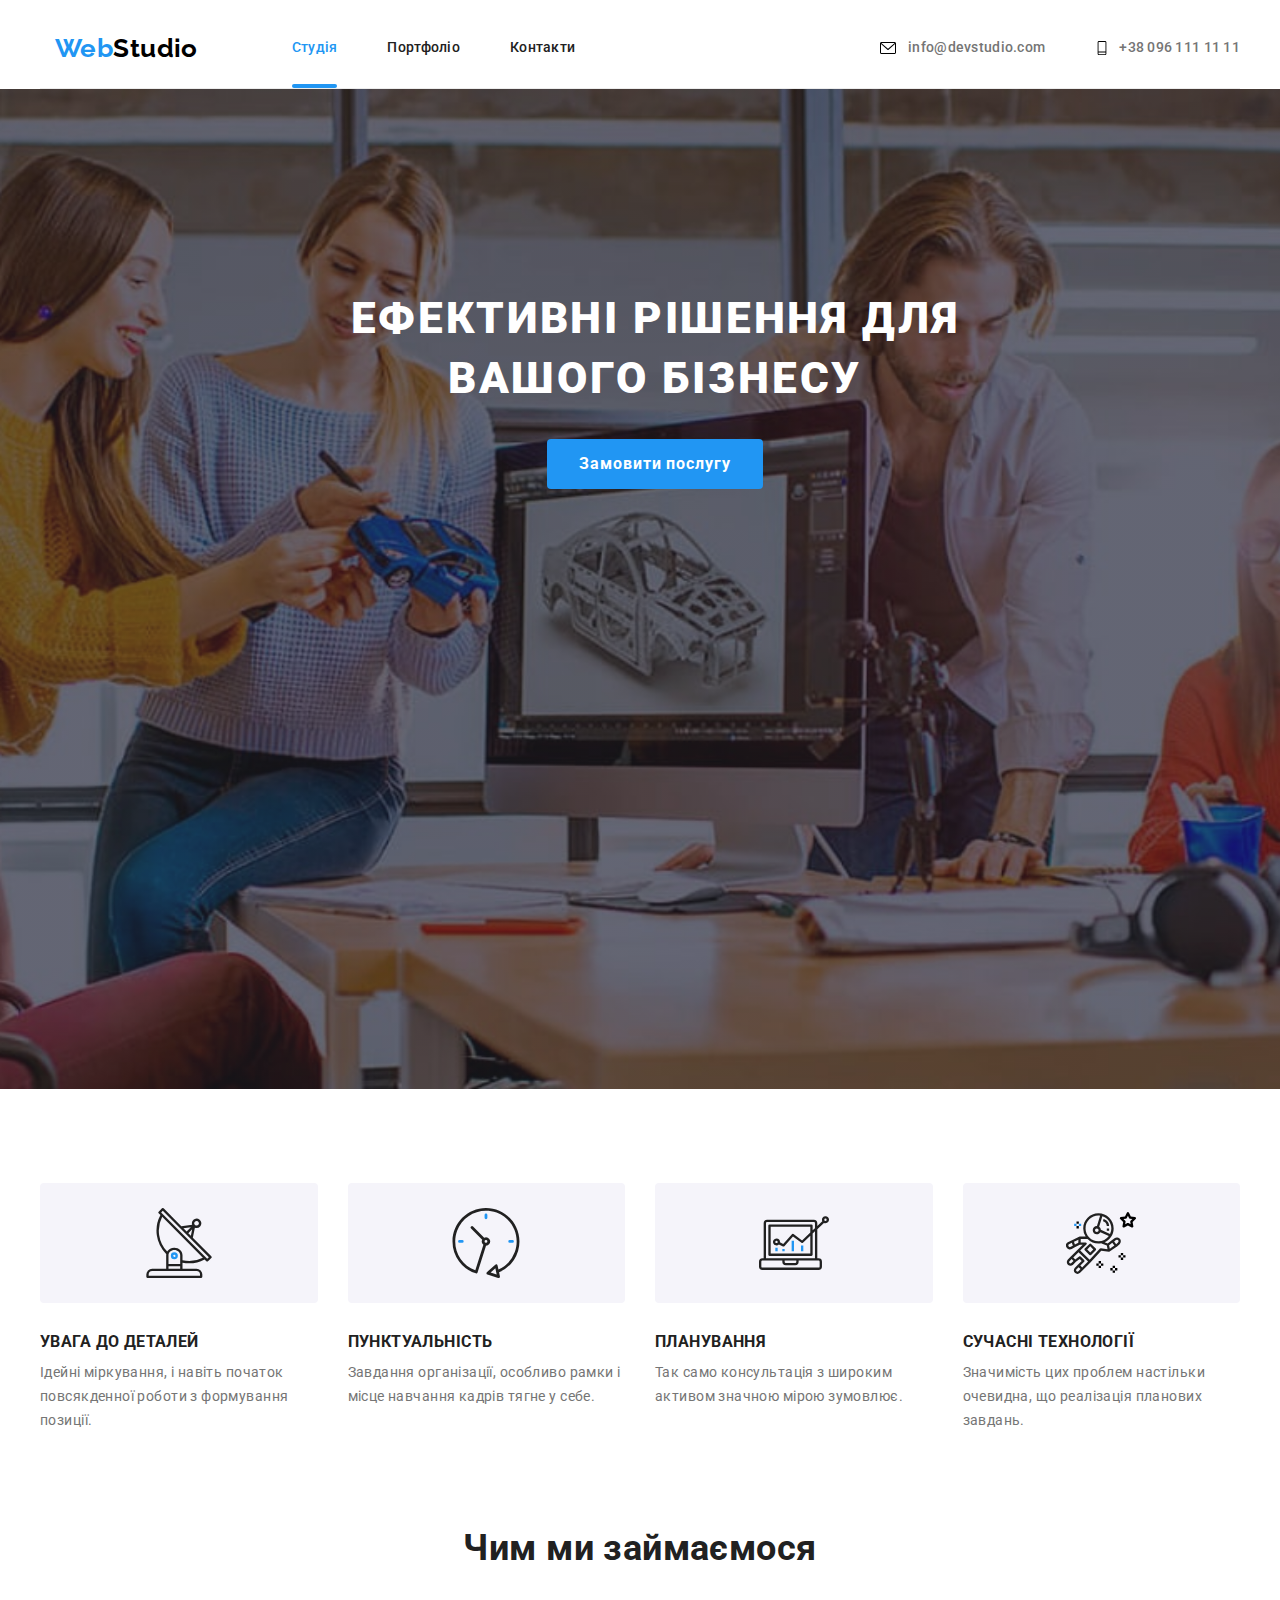
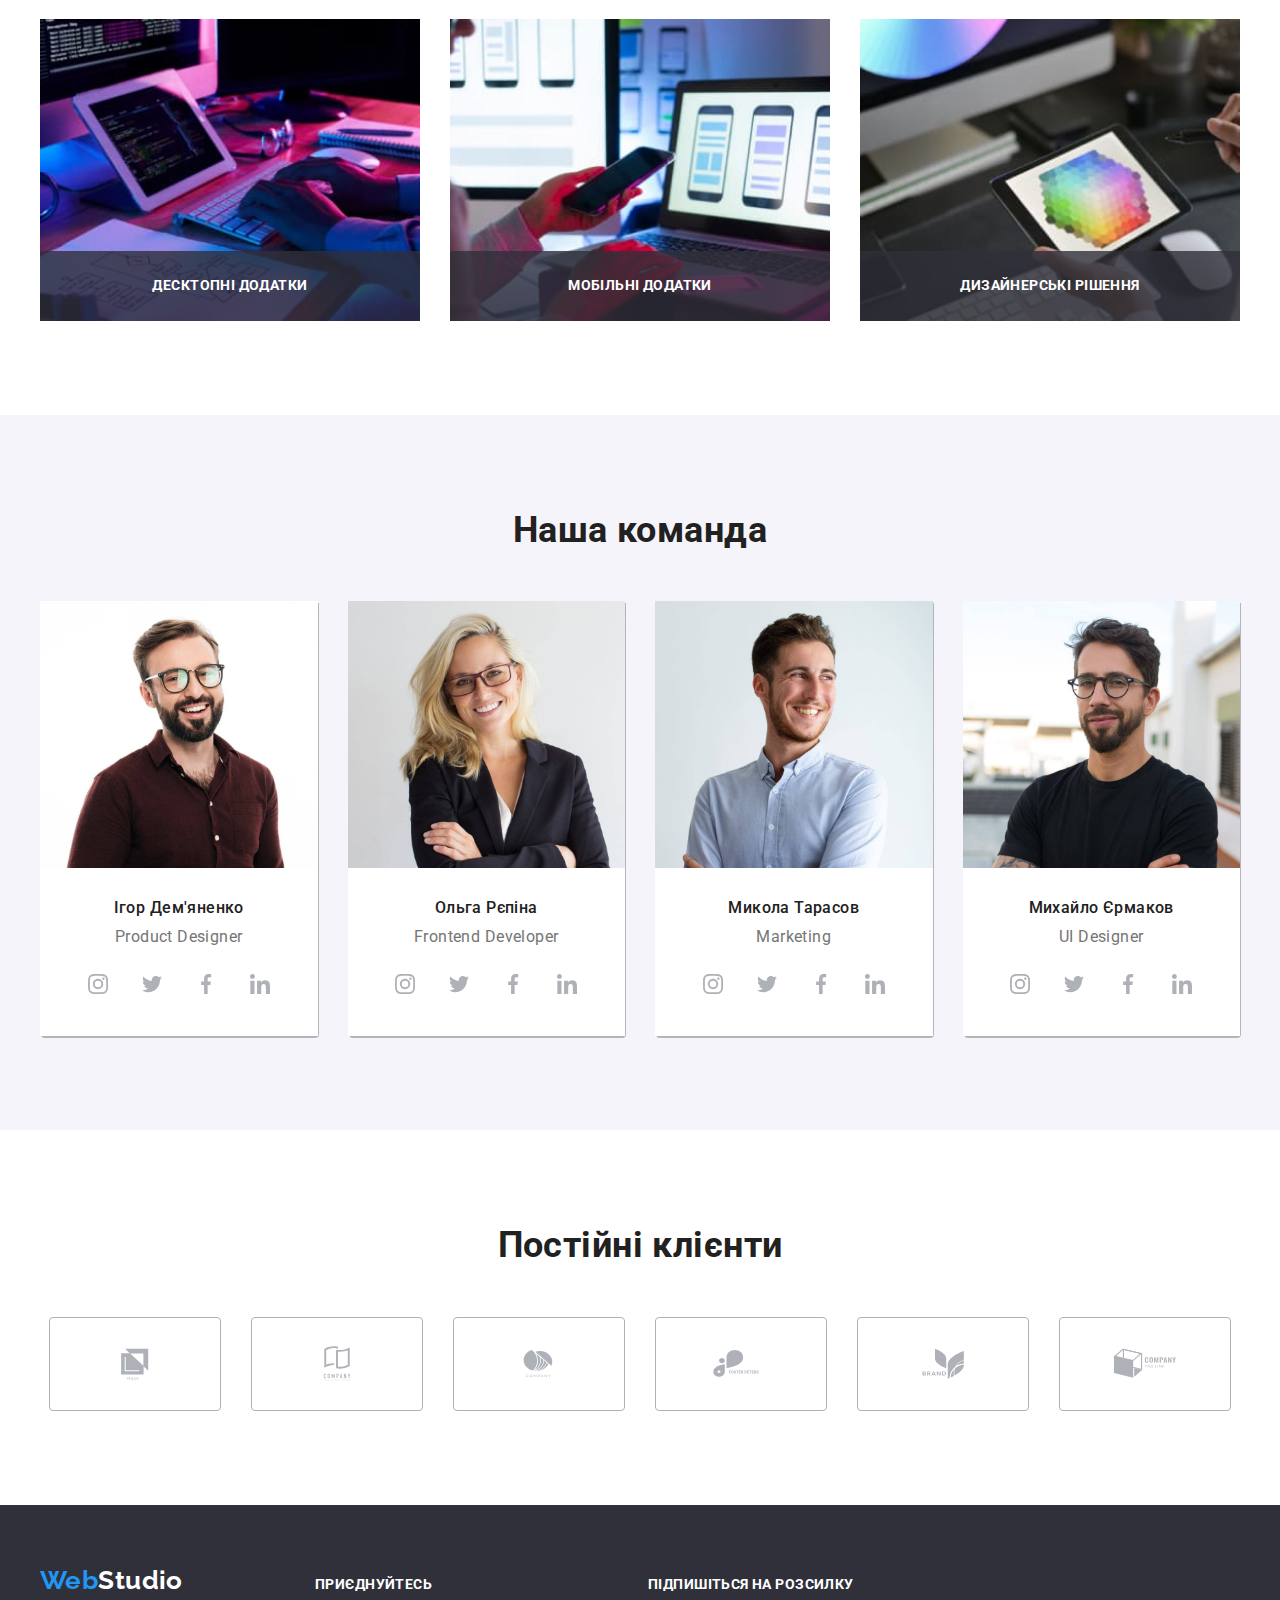
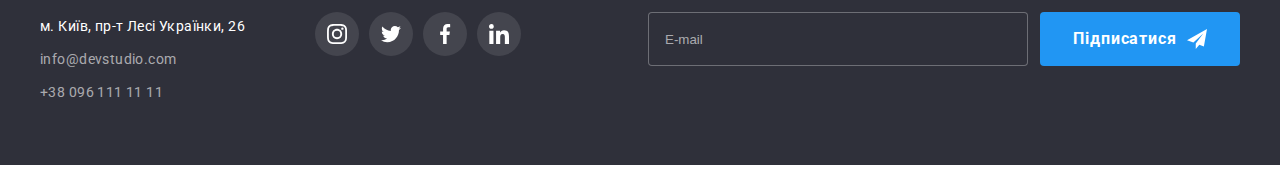
<file: index.html>
<!DOCTYPE html>
<html lang="uk">

<head>
    <meta charset="UTF-8">
    <meta http-equiv="X-UA-Compatible" content="IE=edge">
    <meta name="viewport" content="width=device-width, initial-scale=1.0">
    <title>Webstudio</title>
    <link
        href="https://fonts.googleapis.com/css2?family=Raleway:wght@700&family=Roboto:wght@400;500;700;900&display=swap"
        rel="stylesheet">
    <link rel="stylesheet" href="https://cdnjs.cloudflare.com/ajax/libs/modern-normalize/1.1.0/modern-normalize.min.css"
        integrity="sha512-wpPYUAdjBVSE4KJnH1VR1HeZfpl1ub8YT/NKx4PuQ5NmX2tKuGu6U/JRp5y+Y8XG2tV+wKQpNHVUX03MfMFn9Q=="
        crossorigin="anonymous" referrerpolicy="no-referrer" />
    <link rel="stylesheet" href="./css/main.min.css">
    <!-- <link rel="stylesheet" href="./styles.css"> -->
</head>

<body class="page">
    <header class="header">
        <div class="container container__header">
            <a href="./index.html" class="logo">Web<span class="header__logo">Studio</span></a>
            <nav class="site-nav">
                <ul class="site-nav__list">
                    <li class="site-nav__item">
                        <a href="./index.html" class="site-nav__link current">Студія</a>
                    </li>
                    <li class="site-nav__item">
                        <a href="./porfolio.html" class="site-nav__link">Портфоліо</a>
                    </li>
                    <li class="site-nav__item">
                        <a href="./index.html" class="site-nav__link">Контакти</a>
                    </li>
                </ul>
            </nav>


            <ul class="contacts-header">
                <li class="contacts-item">
                    <a href="mailto:info@devstudio.com" class="contacts-header__link">
                        <svg class="contacts-header__icon" width="20" height="16">
                            <use href="./images/icons.svg#envelope-hover" class="mail"></use>
                        </svg>
                        info@devstudio.com</a>
                </li>
                <li class="contacts-item">
                    <a href="tel:+380961111111" class="contacts-header__link">
                        <svg class="contacts-header__icon" width="14" height="20">
                            <use href="./images/icons.svg#smartphone"></use>
                        </svg>
                        +38 096 111 11 11</a>
                </li>
            </ul>

            <button type="button" class="mobile-btn__open mobile-btn" data-menu-open>
                <svg width="40" height="40">
                    <use href="./images/icons.svg#menu_40px"></use>
                </svg>
            </button>
        </div>

        <div class="mob-menu is-hidden" data-menu>

            <div class="container">
                <div class="mob-navigation">
                    <button type="button" class="mobile-btn__close mobile-btn" data-menu-close>
                        <svg width="40" height="40">
                            <use href="./images/icons.svg#close_40px"></use>
                        </svg>
                    </button>
                    <nav class="mob-site-nav">
                        <ul class="mob-site-nav__list">
                            <li class="mob-site-nav__item">
                                <a href="./index.html" class="mob-site-nav__link mob-current">Студія</a>
                            </li>
                            <li class="mob-site-nav__item">
                                <a href="./porfolio.html" class="mob-site-nav__link">Портфоліо</a>
                            </li>
                            <li class="mob-site-nav__item">
                                <a href="./index.html" class="mob-site-nav__link">Контакти</a>
                            </li>
                        </ul>
                    </nav>
                </div>
                <div class="container mob-contacts">
                    <ul class="mob-contacts-header">
                        <li class="mob-contacts-item">
                            <a href="tel:+380961111111" class="mob-contacts__link-tel">
                                +38 096 111 11 11</a>
                        </li>
                        <li class="mob-contacts-item">
                            <a href="mailto:info@devstudio.com" class="mob-contacts__link-mail">
                                info@devstudio.com</a>
                        </li>
                    </ul>
                </div>
                <div class="mob-soc__container">
                    <ul class="mob-soc__list">
                        <li class="mob-soc__item">
                            <a href="./" class="mob-soc__link">Instagram</a>
                        </li>
                        <li class="mob-soc__item">
                            <a href="./" class="mob-soc__link">Twitter</a>
                        </li>
                        <li class="mob-soc__item">
                            <a href="./" class="mob-soc__link">Facebook</a>
                        </li>
                        <li class="mob-soc__item">
                            <a href="./" class="mob-soc__link">LinkedIn</a>
                        </li>
                    </ul>
                </div>
            </div>

        </div>
    </header>

    <main>
        <section>
            <div class="hero container">
                <h1 class="hero__title">Ефективні рішення для вашого бізнесу</h1>
                <button type="button" class="button hero__btn" data-modal-open>Замовити послугу</button>
            </div>

        </section>
        <section class="section">
            <div class="container advantage">
                <h2 class="visually-hidden">Переваги</h2>
                <!--на странице не отображать-->
                <ul class="advantage__list">
                    <li class="advantage__item item">
                        <div class="advantage__icon">
                            <svg width="70" height="70">
                                <use href="./images/icons.svg#antenna"></use>
                            </svg>
                        </div>
                        <h3 class="advantage__title">УВАГА ДО ДЕТАЛЕЙ</h3>
                        <p class="advantage__text">Ідейні міркування, і навіть початок повсякденної роботи з формування
                            позиції.</p>
                    </li>
                    <li class="advantage__item item">
                        <div class="advantage__icon">
                            <svg width="70" height="70">
                                <use href="./images/icons.svg#clock"></use>
                            </svg>
                        </div>
                        <h3 class="advantage__title">ПУНКТУАЛЬНІСТЬ</h3>
                        <p class="advantage__text">Завдання організації, особливо рамки і місце навчання кадрів тягне у
                            себе.</p>
                    </li>
                    <li class="advantage__item item">
                        <div class="advantage__icon">
                            <svg width="70" height="70">
                                <use href="./images/icons.svg#diagram"></use>
                            </svg>
                        </div>
                        <h3 class="advantage__title">ПЛАНУВАННЯ</h3>
                        <p class="advantage__text">Так само консультація з широким активом значною мірою зумовлює.</p>
                    </li>
                    <li class="advantage__item item">
                        <div class="advantage__icon">
                            <svg width="70" height="70">
                                <use href="./images/icons.svg#astronaut"></use>
                            </svg>
                        </div>
                        <h3 class="advantage__title">СУЧАСНІ ТЕХНОЛОГІЇ</h3>
                        <p class="advantage__text">Значимість цих проблем настільки очевидна, що реалізація планових
                            завдань.</p>
                    </li>
                </ul>
            </div>
        </section>
        <section class="section services">
            <div class="container">
                <h2 class="section-title services__title">Чим ми займаємося</h2>

                <ul class="service__list">
                    <li class="service__item">
                        <div class="service__block">
                            <h3 class="service__titles">Десктопні додатки</h3>
                        </div>
                        <img srcset="./images/services/photocoding.jpg 1x, ./images/services/photocoding-2x.jpg 2x"
                            src="./images/services/photocoding.jpg" class="service__img"
                            alt="Разработка сайтов/программирование" width="370" height="291">
                    </li>
                    <li class="service__item">
                        <div class="service__block">
                            <h3 class="service__titles">Мобільні додатки</h3>
                        </div>
                        <img srcset="./images/services/mobileapps.jpg 1x, ./images/services/mobileapps-2x.jpg 2x"
                            src="./images/services/mobileapps.jpg" class="service__img"
                            alt="Разработка мобильных приложений" width="370" height="291">
                    </li>
                    <li class="service__item">
                        <div class="service__block">
                            <h3 class="service__titles">Дизайнерські рішення</h3>
                        </div>
                        <img srcset="./images/services/design.jpg 1x, ./images/services/design-2x.jpg 2x"
                            src="./images/services/design.jpg" class="service__img" alt="Дизайн страницы" width="370"
                            height="291">
                    </li>
                </ul>
            </div>
        </section>
        <section class="team section">
            <div class="container">
                <h2 class="section-title team__title">Наша команда</h2>

                <ul class="team__list">
                    <li class="team__item">
                        <picture>
                            <source
                                srcset="./images/teamphoto/photopd-dt.jpg 1x, ./images/teamphoto/photopd-dt-2x.jpg 2x"
                                media="(min-width: 1200px)">
                            <source
                                srcset="./images/teamphoto/photopd-tab.jpg 1x, ./images/teamphoto/photopd-tab-2x.jpg 2x"
                                media="(min-width: 768px)">
                            <source
                                srcset="./images/teamphoto/photopd-mob.jpg 1x, ./images/teamphoto/photopd-mob-2x.jpg 2x"
                                media="(max-width: 767px)">
                            <img class="team__img" src="./images/teamphoto/photopd-mob.jpg" alt="Фото сотрудника"
                                width="450" height="460">
                        </picture>

                        <div class="team__blok">
                            <h3 class="team__name">Ігор Дем'яненко</h3>
                            <p lang="en" class="team__text">Product Designer</p>
                            <ul class="team-list__cont">
                                <li>
                                    <a href="./" class="team__link">
                                        <svg class="icons-team" width="20" height="20">
                                            <use href="./images/icons.svg#instagram-2"></use>
                                        </svg>
                                    </a>
                                </li>
                                <li>
                                    <a href="./" class="team__link">
                                        <svg class="icons-team" width="20" height="20">
                                            <use href="./images/icons.svg#twitter-1"></use>
                                        </svg>
                                    </a>
                                </li>
                                <li>
                                    <a href="./" class="team__link">
                                        <svg class="icons-team" width="20" height="20">
                                            <use href="./images/icons.svg#facebook-1"></use>
                                        </svg>
                                    </a>
                                </li>
                                <li>
                                    <a href="./" class="team__link">
                                        <svg class="icons-team" width="20" height="20">
                                            <use href="./images/icons.svg#linkedin-1"></use>
                                        </svg>
                                    </a>
                                </li>
                            </ul>
                        </div>
                    </li>
                    <li class="team__item">
                        <picture>
                            <source
                                srcset="./images/teamphoto/photofd-dt.jpg 1x, ./images/teamphoto/photofd-dt-2x.jpg 2x"
                                media="(min-width: 1200px)">
                            <source
                                srcset="./images/teamphoto/photofd-tab.jpg 1x, ./images/teamphoto/photofd-tab-2x.jpg 2x"
                                media="(min-width: 768px)">
                            <source
                                srcset="./images/teamphoto/photofd-mob.jpg 1x, ./images/teamphoto/photofd-mob-2x.jpg 2x"
                                media="(max-width: 767px)">
                            <img class="team__img" src="./images/teamphoto/photofd-mob.jpg" alt="Фото сотрудницы"
                                width="450" height="460">
                        </picture>

                        <div class="team__blok">
                            <h3 class="team__name">Ольга Рєпіна</h3>
                            <p lang="en" class="team__text">Frontend Developer</p>
                            <ul class="team-list__cont">
                                <li>
                                    <a href="./" class="team__link">
                                        <svg class="icons-team" width="20" height="20">
                                            <use href="./images/icons.svg#instagram-2"></use>
                                        </svg>
                                    </a>
                                </li>
                                <li>
                                    <a href="./" class="team__link">
                                        <svg class="icons-team" width="20" height="20">
                                            <use href="./images/icons.svg#twitter-1"></use>
                                        </svg>
                                    </a>
                                </li>
                                <li>
                                    <a href="./" class="team__link">
                                        <svg class="icons-team" width="20" height="20">
                                            <use href="./images/icons.svg#facebook-1"></use>
                                        </svg>
                                    </a>
                                </li>
                                <li>
                                    <a href="./" class="team__link">
                                        <svg class="icons-team" width="20" height="20">
                                            <use href="./images/icons.svg#linkedin-1"></use>
                                        </svg>
                                    </a>
                                </li>
                            </ul>
                        </div>
                    </li>
                    <li class="team__item">
                        <picture>
                            <source srcset="./images/teamphoto/photom-dt.jpg 1x, ./images/teamphoto/photom-dt-2x.jpg 2x"
                                media="(min-width: 1200px)">
                            <source
                                srcset="./images/teamphoto/photom-tab.jpg 1x, ./images/teamphoto/photom-tab-2x.jpg 2x"
                                media="(min-width: 768px)">
                            <source
                                srcset="./images/teamphoto/photom-mob.jpg 1x, ./images/teamphoto/photom-mob-2x.jpg 2x"
                                media="(max-width: 767px)">
                            <img class="team__img" src="./images/teamphoto/photom-mob.jpg" alt="Фото сотрудника"
                                width="450" height="460">
                        </picture>

                        <div class="team__blok">
                            <h3 class="team__name">Микола Тарасов</h3>
                            <p lang="en" class="team__text">Marketing</p>
                            <ul class="team-list__cont">
                                <li>
                                    <a href="./" class="team__link">
                                        <svg class="icons-team" width="20" height="20">
                                            <use href="./images/icons.svg#instagram-2"></use>
                                        </svg>
                                    </a>
                                </li>
                                <li>
                                    <a href="./" class="team__link">
                                        <svg class="icons-team" width="20" height="20">
                                            <use href="./images/icons.svg#twitter-1"></use>
                                        </svg>
                                    </a>
                                </li>
                                <li>
                                    <a href="./" class="team__link">
                                        <svg class="icons-team" width="20" height="20">
                                            <use href="./images/icons.svg#facebook-1"></use>
                                        </svg>
                                    </a>
                                </li>
                                <li>
                                    <a href="./" class="team__link">
                                        <svg class="icons-team" width="20" height="20">
                                            <use href="./images/icons.svg#linkedin-1"></use>
                                        </svg>
                                    </a>
                                </li>
                            </ul>
                        </div>
                    </li>
                    <li class="team__item">
                        <picture>
                            <source
                                srcset="./images/teamphoto/photouid-dt.jpg 1x, ./images/teamphoto/photouid-dt-2x.jpg 2x"
                                media="(min-width: 1200px)">
                            <source
                                srcset="./images/teamphoto/photouid-tab.jpg 1x, ./images/teamphoto/photouid-tab-2x.jpg 2x"
                                media="(min-width: 768px)">
                            <source
                                srcset="./images/teamphoto/photouid-mob.jpg 1x, ./images/teamphoto/photouid-mob-2x.jpg 2x"
                                media="(max-width: 767px)">
                            <img class="team__img" src="./images/teamphoto/photouid-mob.jpg" alt="Фото сотрудника"
                                width="450" height="460">
                        </picture>

                        <div class="team__blok">
                            <h3 class="team__name">Михайло Єрмаков</h3>
                            <p lang="en" class="team__text">UI Designer</p>
                            <ul class="team-list__cont">
                                <li>
                                    <a href="./" class="team__link">
                                        <svg class="icons-team" width="20" height="20">
                                            <use href="./images/icons.svg#instagram-2"></use>
                                        </svg>
                                    </a>
                                </li>
                                <li>
                                    <a href="./" class="team__link">
                                        <svg class="icons-team" width="20" height="20">
                                            <use href="./images/icons.svg#twitter-1"></use>
                                        </svg>
                                    </a>
                                </li>
                                <li>
                                    <a href="./" class="team__link">
                                        <svg class="icons-team" width="20" height="20">
                                            <use href="./images/icons.svg#facebook-1"></use>
                                        </svg>
                                    </a>
                                </li>
                                <li>
                                    <a href="./" class="team__link">
                                        <svg class="icons-team" width="20" height="20">
                                            <use href="./images/icons.svg#linkedin-1"></use>
                                        </svg>
                                    </a>
                                </li>
                            </ul>
                        </div>
                    </li>
                </ul>
            </div>
        </section>
        <section class="section">
            <div class="container clients">
                <h2 class="clients__title">Постійні клієнти</h2>
                <ul class="clients__list">
                    <li class="clients__item">
                        <a href="./" class="clients__link">
                            <svg class="clients__icon" width="106" height="70">
                                <use href="./images/icons.svg#group"></use>
                            </svg>
                        </a>
                    </li>
                    <li class="clients__item">
                        <a href="./" class="clients__link">
                            <svg class="clients__icon" width="106" height="70">
                                <use href="./images/icons.svg#group-1"></use>
                            </svg>
                        </a>
                    </li>
                    <li class="clients__item">
                        <a href="./" class="clients__link">
                            <svg class="clients__icon" width="106" height="70">
                                <use href="./images/icons.svg#group-2"></use>
                            </svg>
                        </a>
                    </li>
                    <li class="clients__item">
                        <a href="./" class="clients__link">
                            <svg class="clients__icon" width="106" height="70">
                                <use href="./images/icons.svg#group-3"></use>
                            </svg>
                        </a>
                    </li>
                    <li class="clients__item">
                        <a href="./" class="clients__link">
                            <svg class="clients__icon" width="106" height="70">
                                <use href="./images/icons.svg#group-4"></use>
                            </svg>
                        </a>
                    </li>
                    <li class="clients__item">
                        <a href="./" class="clients__link">
                            <svg class="clients__icon" width="106" height="70">
                                <use href="./images/icons.svg#group-5"></use>
                            </svg>
                        </a>
                    </li>
                </ul>
            </div>
        </section>
    </main>
    <footer class="footer">
        <div class="container footer__container">
            <div class="footer-address__block">
                <a href="./index.html" class="logo footer__logo">Web<span class="footer__logo--studio">Studio</span></a>
                <address>
                    <ul class="footer-address__list">
                        <li class="footer-address__item">
                            <a href="https://www.google.com/maps/place/бул.+Леси+Украинки,+26,+Киев,+02000/"
                                target="_blank" rel="noopener noreferrer nofollow" class="footer__address">м. Київ, пр-т
                                Лесі Українки, 26</a>
                        </li>
                        <li class="footer-address__item">
                            <a href="mailto:info@devstudio.com" class="footer__link">info@devstudio.com</a>
                        </li>
                        <li class="footer-address__item">
                            <a href="tel:+380961111111" class="footer__link">+38 096 111 11 11</a>
                        </li>
                    </ul>
                </address>
            </div>
            <div class="footer-soc__block">
                <h2 class="footer__title">Приєднуйтесь</h2>
                <ul class="footer-list__icon">
                    <li class="footer-soc__item">
                        <a href="./" class="footer-icon__link">
                            <svg width="20" height="20">
                                <use href="./images/icons.svg#instagram-2"></use>
                            </svg>
                        </a>
                    </li>
                    <li class="footer-soc__item">
                        <a href="./" class="footer-icon__link">
                            <svg width="20" height="20">
                                <use href="./images/icons.svg#twitter-1-3"></use>
                            </svg>
                        </a>
                    </li>
                    <li class="footer-soc__item">
                        <a href="./" class="footer-icon__link">
                            <svg width="20" height="20">
                                <use href="./images/icons.svg#facebook-1-3"></use>
                            </svg>
                        </a>
                    </li>
                    <li class="footer-soc__item">
                        <a href="./" class="footer-icon__link">
                            <svg width="20" height="20">
                                <use href="./images/icons.svg#linkedin-1-3"></use>
                            </svg>
                        </a>
                    </li>
                </ul>
            </div>
            <form class="footer__form" autocomplete="off">
                <h2 class="footer-form__title">
                    Підпишіться на розсилку
                </h2>
                <div class="footer-form__block">
                    <label class="footer-form__label">
                        <input type="email" class="footer-form__input" placeholder="E-mail">
                    </label>
                    <button type="submit" class="footer__btn button">Підписатися
                        <svg class="footer-btn__icon" width="20" height="20">
                            <use href="./images/icons.svg#icon-send"></use>
                        </svg>
                    </button>
                </div>
            </form>
        </div>
    </footer>
    <div class="backdrop is-hidden" data-modal>
        <div class="modal">
            <button class="close-modal__btn" type="button" data-modal-close>
                <svg width="18" height="18">
                    <use href="./images/icons.svg#close-black"></use>
                </svg>
            </button>
            <form class="form" autocomplete="off">
                <h2 class="form__title">Залиште свої дані, ми вам передзвонимо</h2>
                <ul>
                    <li class="form__shield">
                        <label class="form__label">
                            <span class="form__name">Ім'я</span>
                            <input type="text" class="form__input" name="name">
                            <svg class="form__icon" width="18" height="18">
                                <use href="./images/icons.svg#person-black"></use>
                            </svg>
                        </label>
                    </li>
                    <li class="form__shield">
                        <label class="form__label">
                            <span class="form__name">Телефон</span>
                            <input type="tel" class="form__input" name="tel">
                            <svg class="form__icon" width="18" height="18">
                                <use href="./images/icons.svg#phone-black"></use>
                            </svg>
                        </label>
                    </li>
                    <li class="form__shield">
                        <label class="form__label">
                            <span class="form__name">Пошта</span>
                            <input type="email" class="form__input" name="email">
                            <svg class="form__icon" width="18" height="18">
                                <use href="./images/icons.svg#email-black"></use>
                            </svg>
                        </label>
                    </li>
                </ul>

                <label class="form__comment">
                    <span class="comment__text">Коментар</span>
                    <textarea class="form__textarea" name="comments" rows="5" placeholder="Введіть текст"></textarea>
                </label>
                <label class="checkbox__label">
                    <input class="checkbox" type="checkbox" name="agreement" />
                    <span class="checkbox__icon"></span>
                    <span class="form__agreement">Погоджуюся з розсилкою та приймаю <a href="./" class="checkbox__link">
                            Умови договору</a></span>
                </label>
                <button type="submit" class="form-submit__btn">Відправити</button>
            </form>
        </div>
    </div>
    <script src="./js/modal.js"></script>
    <script src="./js/menu.js"></script>
</body>

</html>
</file>
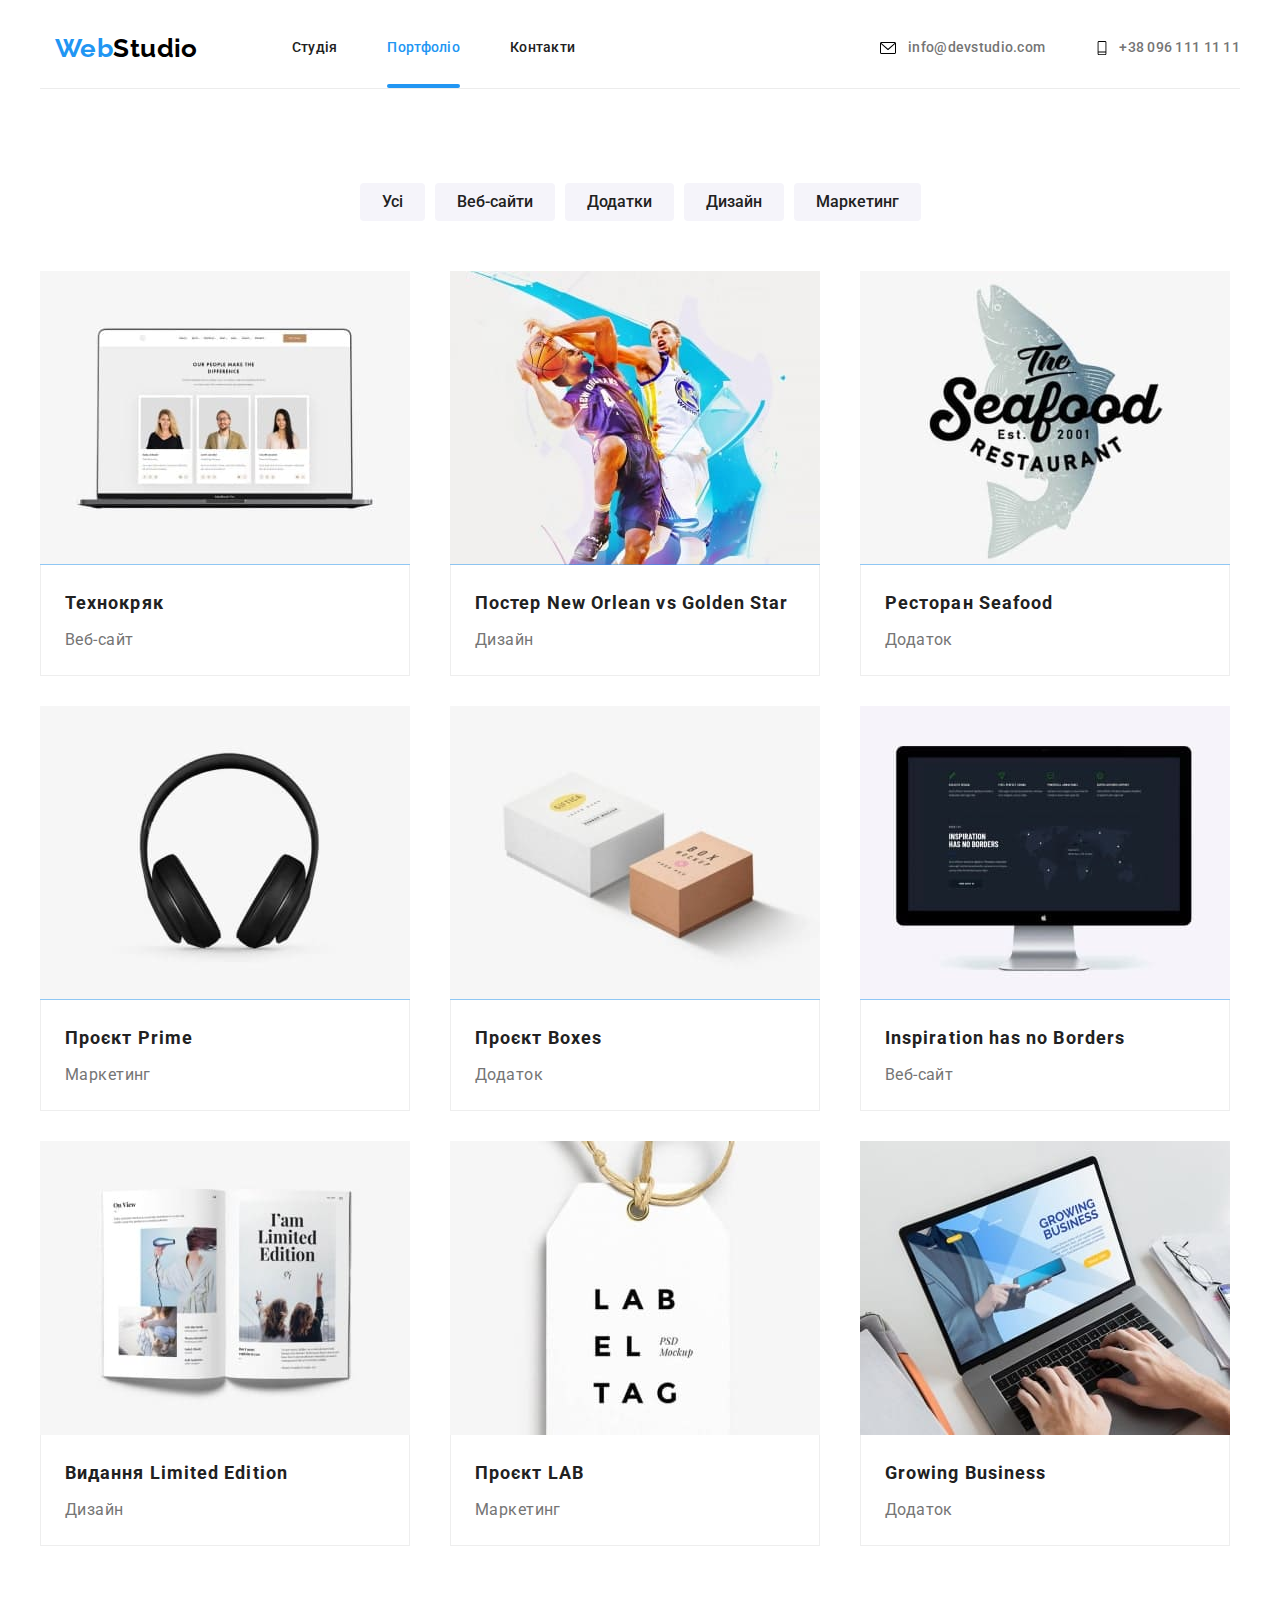
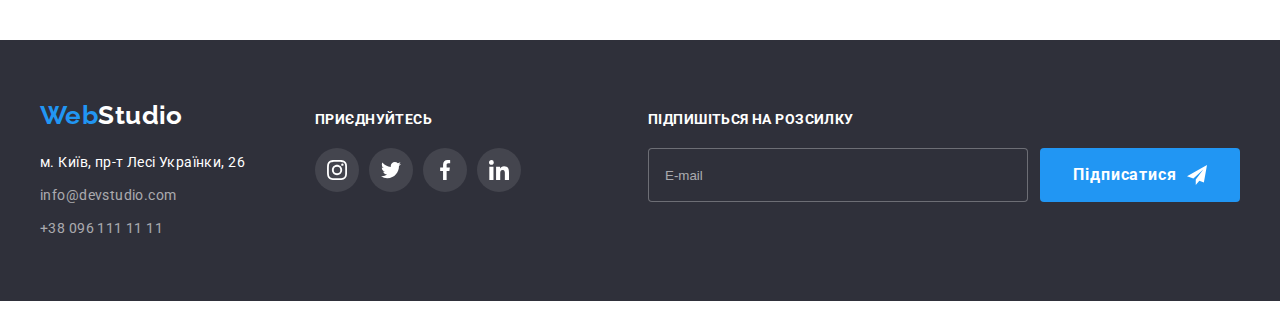
<file: porfolio.html>
<!DOCTYPE html>
<html lang="uk">

<head>
    <meta charset="UTF-8">
    <meta http-equiv="X-UA-Compatible" content="IE=edge">
    <meta name="viewport" content="width=device-width, initial-scale=1.0">
    <title>Webstudio</title>
    <link
        href="https://fonts.googleapis.com/css2?family=Raleway:wght@700&family=Roboto:wght@400;500;700;900&display=swap"
        rel="stylesheet">
    <link rel="stylesheet" href="https://cdnjs.cloudflare.com/ajax/libs/modern-normalize/1.1.0/modern-normalize.min.css"
        integrity="sha512-wpPYUAdjBVSE4KJnH1VR1HeZfpl1ub8YT/NKx4PuQ5NmX2tKuGu6U/JRp5y+Y8XG2tV+wKQpNHVUX03MfMFn9Q=="
        crossorigin="anonymous" referrerpolicy="no-referrer" />
    <link rel="stylesheet" href="./css/main.min.css">
    <!-- <link rel="stylesheet" href="./styles.css"> -->
</head>

<body class="page">
    <header class="header">
        <div class="container container__header">
            <a href="./index.html" class="logo">Web<span class="header__logo">Studio</span></a>
            <nav class="site-nav">
                <ul class="site-nav__list">
                    <li class="site-nav__item">
                        <a href="./index.html" class="site-nav__link">Студія</a>
                    </li>
                    <li class="site-nav__item">
                        <a href="./porfolio.html" class="site-nav__link current">Портфоліо</a>
                    </li>
                    <li class="site-nav__item">
                        <a href="./index.html" class="site-nav__link">Контакти</a>
                    </li>
                </ul>
            </nav>

            <ul class="contacts-header">
                <li class="contacts-item">
                    <a href="mailto:info@devstudio.com" class="contacts-header__link">
                        <svg class="contacts-header__icon" width="20" height="16">
                            <use href="./images/icons.svg#envelope-hover" class="mail"></use>
                        </svg>
                        info@devstudio.com</a>
                </li>
                <li class="contacts-item">
                    <a href="tel:+380961111111" class="contacts-header__link">
                        <svg class="contacts-header__icon" width="14" height="20">
                            <use href="./images/icons.svg#smartphone"></use>
                        </svg>
                        +38 096 111 11 11</a>
                </li>
            </ul>

            <button type="button" class="mobile-btn__open mobile-btn" data-menu-open>
                <svg width="40" height="40">
                    <use href="./images/icons.svg#menu_40px"></use>
                </svg>
            </button>
        </div>

        <div class="mob-menu is-hidden" data-menu>

            <div class="container">
                <div class="mob-navigation">
                    <button type="button" class="mobile-btn__close mobile-btn" data-menu-close>
                        <svg width="40" height="40">
                            <use href="./images/icons.svg#close_40px"></use>
                        </svg>
                    </button>
                    <nav class="mob-site-nav">
                        <ul class="mob-site-nav__list">
                            <li class="mob-site-nav__item">
                                <a href="./index.html" class="mob-site-nav__link">Студія</a>
                            </li>
                            <li class="mob-site-nav__item">
                                <a href="./porfolio.html" class="mob-site-nav__link mob-current">Портфоліо</a>
                            </li>
                            <li class="mob-site-nav__item">
                                <a href="./index.html" class="mob-site-nav__link">Контакти</a>
                            </li>
                        </ul>
                    </nav>
                </div>
                <div class="container">
                    <ul class="mob-contacts-header">
                        <li class="mob-contacts-item">
                            <a href="tel:+380961111111" class="mob-contacts__link-tel">
                                +38 096 111 11 11</a>
                        </li>
                        <li class="mob-contacts-item">
                            <a href="mailto:info@devstudio.com" class="mob-contacts__link-mail">
                                info@devstudio.com</a>
                        </li>
                    </ul>
                </div>
                <div class="mob-soc__container">
                    <ul class="mob-soc__list">
                        <li class="mob-soc__item">
                            <a href="./" class="mob-soc__link">Instagram</a>
                        </li>
                        <li class="mob-soc__item">
                            <a href="./" class="mob-soc__link">Twitter</a>
                        </li>
                        <li class="mob-soc__item">
                            <a href="./" class="mob-soc__link">Facebook</a>
                        </li>
                        <li class="mob-soc__item">
                            <a href="./" class="mob-soc__link">LinkedIn</a>
                        </li>
                    </ul>
                </div>
            </div>

        </div>
    </header>

    <main>
        <section class="section">
            <div class="container">
                <ul class="buttons">
                    <li class="buttons__item"><button type="button" class="button__portfolio">Усі</button></li>
                    <li class="buttons__item"><button type="button" class="button__portfolio">Веб-сайти</button></li>
                    <li class="buttons__item"><button type="button" class="button__portfolio">Додатки</button></li>
                    <li class="buttons__item"><button type="button" class="button__portfolio">Дизайн</button></li>
                    <li class="buttons__item"><button type="button" class="button__portfolio">Маркетинг</button></li>
                </ul>
                <ul class="portfolio">
                    <li class="portfolio__item">
                        <a href="" class="portfolio__link">
                            <div class="overlay__block">
                                <picture>
                                    <source
                                        srcset="./images/portfolio/technokryak-dt.jpg 1x, ./images/portfolio/technokryak-dt-2x.jpg 2x"
                                        media="(min-width: 1200px)">
                                    <source
                                        srcset="./images/portfolio/technokryak-tab.jpg 1x, ./images/portfolio/technokryak-tab-2x.jpg 2x"
                                        media="(min-width: 768px)">
                                    <source
                                        srcset="./images/portfolio/technokryak-mob.jpg 1x, ./images/portfolio/technokryak-mob-2x.jpg 2x"
                                        media="(max-width: 767px)">
                                    <img class="portfolio__img" src="./images/portfolio/technokryak-mob.jpg"
                                        alt="Фото проекта" width="450" height="294">
                                </picture>
                                <p class="overlay__text">Ресурс пропонує комплексні пропозиції з різним рівнем
                                    функціоналу та сервісів. Все це дозволить відвідувачу отримати
                                    вичерпні відомості про компанію чи приватну особу.</p>
                            </div>
                            <div class="portfolio__sign">
                                <h2 class="portfolio__title">Технокряк</h2>
                                <p class="portfolio__text">Веб-сайт</p>
                            </div>
                        </a>
                    </li>
                    <li class="portfolio__item">
                        <a href="" class="portfolio__link">
                            <div class="overlay__block">
                                <picture>
                                    <source
                                        srcset="./images/portfolio/posterbasket-dt.jpg 1x, ./images/portfolio/posterbasket-dt-2x.jpg 2x"
                                        media="(min-width: 1200px)">
                                    <source
                                        srcset="./images/portfolio/posterbasket-tab.jpg 1x, ./images/portfolio/posterbasket-tab-2x.jpg 2x"
                                        media="(min-width: 768px)">
                                    <source
                                        srcset="./images/portfolio/posterbasket-mob.jpg 1x, ./images/portfolio/posterbasket-mob-2x.jpg 2x"
                                        media="(max-width: 767px)">
                                    <img class="portfolio__img" src="./images/portfolio/posterbasket-mob.jpg"
                                        alt="Фото проекта" width="450" height="294">
                                </picture>

                                <p class="overlay__text">Ресурс пропонує комплексні пропозиції з різним рівнем
                                    функціоналу та сервісів. Все це дозволить відвідувачу отримати
                                    вичерпні відомості про компанію чи приватну особу.</p>
                            </div>
                            <div class="portfolio__sign">
                                <h2 lang="en" class="portfolio__title">Постер New Orlean vs Golden Star</h2>
                                <p class="portfolio__text">Дизайн</p>
                            </div>
                        </a>
                    </li>
                    <li class="portfolio__item">
                        <a href="" class="portfolio__link">
                            <div class="overlay__block">
                                <picture>
                                    <source
                                        srcset="./images/portfolio/seafood-dt.jpg 1x, ./images/portfolio/seafood-dt-2x.jpg 2x"
                                        media="(min-width: 1200px)">
                                    <source
                                        srcset="./images/portfolio/seafood-tab.jpg 1x, ./images/portfolio/seafood-tab-2x.jpg 2x"
                                        media="(min-width: 768px)">
                                    <source
                                        srcset="./images/portfolio/seafood-mob.jpg 1x, ./images/portfolio/seafood-mob-2x.jpg 2x"
                                        media="(max-width: 767px)">
                                    <img class="portfolio__img" src="./images/portfolio/seafood-mob.jpg"
                                        alt="Фото проекта" width="450" height="294">
                                </picture>

                                <p class="overlay__text">Ресурс пропонує комплексні пропозиції з різним рівнем
                                    функціоналу та сервісів. Все це дозволить відвідувачу отримати
                                    вичерпні відомості про компанію чи приватну особу.</p>
                            </div>
                            <div class="portfolio__sign">
                                <h2 lang="en" class="portfolio__title">Ресторан Seafood</h2>
                                <p class="portfolio__text">Додаток</p>
                            </div>
                        </a>
                    </li>
                    <li class="portfolio__item">
                        <a href="" class="portfolio__link">
                            <div class="overlay__block">
                                <picture>
                                    <source
                                        srcset="./images/portfolio/prime-dt.jpg 1x, ./images/portfolio/prime-dt-2x.jpg 2x"
                                        media="(min-width: 1200px)">
                                    <source
                                        srcset="./images/portfolio/prime-tab.jpg 1x, ./images/portfolio/prime-tab-2x.jpg 2x"
                                        media="(min-width: 768px)">
                                    <source
                                        srcset="./images/portfolio/prime-mob.jpg 1x, ./images/portfolio/prime-mob-2x.jpg 2x"
                                        media="(max-width: 767px)">
                                    <img class="portfolio__img" src="./images/portfolio/prime-mob.jpg"
                                        alt="Фото проекта" width="450" height="294">
                                </picture>

                                <p class="overlay__text">Ресурс пропонує комплексні пропозиції з різним рівнем
                                    функціоналу та сервісів. Все це дозволить відвідувачу отримати
                                    вичерпні відомості про компанію чи приватну особу.</p>
                            </div>
                            <div class="portfolio__sign">
                                <h2 lang="en" class="portfolio__title">Проєкт Prime</h2>
                                <p class="portfolio__text">Маркетинг</p>
                            </div>
                        </a>
                    </li>
                    <li class="portfolio__item">
                        <a href="" class="portfolio__link">
                            <div class="overlay__block">
                                <picture>
                                    <source
                                        srcset="./images/portfolio/boxes-dt.jpg 1x, ./images/portfolio/boxes-dt-2x.jpg 2x"
                                        media="(min-width: 1200px)">
                                    <source
                                        srcset="./images/portfolio/boxes-tab.jpg 1x, ./images/portfolio/boxes-tab-2x.jpg 2x"
                                        media="(min-width: 768px)">
                                    <source
                                        srcset="./images/portfolio/boxes-mob.jpg 1x, ./images/portfolio/boxes-mob-2x.jpg 2x"
                                        media="(max-width: 767px)">
                                    <img class="portfolio__img" src="./images/portfolio/boxes-mob.jpg"
                                        alt="Фото проекта" width="450" height="294">
                                </picture>

                                <p class="overlay__text">Ресурс пропонує комплексні пропозиції з різним рівнем
                                    функціоналу та сервісів. Все це дозволить відвідувачу отримати
                                    вичерпні відомості про компанію чи приватну особу.</p>
                            </div>
                            <div class="portfolio__sign">
                                <h2 lang="en" class="portfolio__title">Проєкт Boxes</h2>
                                <p class="portfolio__text">Додаток</p>
                            </div>
                        </a>
                    </li>
                    <li class="portfolio__item">
                        <a href="" class="portfolio__link">
                            <div class="overlay__block">
                                <picture>
                                    <source
                                        srcset="./images/portfolio/noborders-dt.jpg 1x, ./images/portfolio/noborders-dt-2x.jpg 2x"
                                        media="(min-width: 1200px)">
                                    <source
                                        srcset="./images/portfolio/noborders-tab.jpg 1x, ./images/portfolio/noborders-tab-2x.jpg 2x"
                                        media="(min-width: 768px)">
                                    <source
                                        srcset="./images/portfolio/noborders-mob.jpg 1x, ./images/portfolio/noborders-mob-2x.jpg 2x"
                                        media="(max-width: 767px)">
                                    <img class="portfolio__img" src="./images/portfolio/noborders-mob.jpg"
                                        alt="Фото проекта" width="450" height="294">
                                </picture>

                                <p class="overlay__text">Ресурс пропонує комплексні пропозиції з різним рівнем
                                    функціоналу та сервісів. Все це дозволить відвідувачу отримати
                                    вичерпні відомості про компанію чи приватну особу.</p>
                            </div>
                            <div class="portfolio__sign">
                                <h2 lang="en" class="portfolio__title">Inspiration has no Borders</h2>
                                <p class="portfolio__text">Веб-сайт</p>
                            </div>
                        </a>
                    </li>
                    <li class="portfolio__item">
                        <a href="" class="portfolio__link">
                            <div class="overlay__block">
                                <picture>
                                    <source
                                        srcset="./images/portfolio/limitededition-dt.jpg 1x, ./images/portfolio/limitededition-dt-2x.jpg 2x"
                                        media="(min-width: 1200px)">
                                    <source
                                        srcset="./images/portfolio/limitededition-tab.jpg 1x, ./images/portfolio/limitededition-tab-2x.jpg 2x"
                                        media="(min-width: 768px)">
                                    <source
                                        srcset="./images/portfolio/limitededition-mob.jpg 1x, ./images/portfolio/limitededition-mob-2x.jpg 2x"
                                        media="(max-width: 767px)">
                                    <img class="portfolio__img" src="./images/portfolio/limitededition-mob.jpg"
                                        alt="Фото проекта" width="450" height="294">
                                </picture>

                                <p class="overlay__text">Ресурс пропонує комплексні пропозиції з різним рівнем
                                    функціоналу та сервісів. Все це дозволить відвідувачу отримати
                                    вичерпні відомості про компанію чи приватну особу.</p>
                            </div>
                            <div class="portfolio__sign">
                                <h2 lang="en" class="portfolio__title">Видання Limited Edition</h2>
                                <p class="portfolio__text">Дизайн</p>
                            </div>
                        </a>
                    </li>
                    <li class="portfolio__item">
                        <a href="" class="portfolio__link">
                            <div class="overlay__block">
                                <picture>
                                    <source
                                        srcset="./images/portfolio/lab-dt.jpg 1x, ./images/portfolio/lab-dt-2x.jpg 2x"
                                        media="(min-width: 1200px)">
                                    <source
                                        srcset="./images/portfolio/lab-tab.jpg 1x, ./images/portfolio/lab-tab-2x.jpg 2x"
                                        media="(min-width: 768px)">
                                    <source
                                        srcset="./images/portfolio/lab-mob.jpg 1x, ./images/portfolio/lab-mob-2x.jpg 2x"
                                        media="(max-width: 767px)">
                                    <img class="portfolio__img" src="./images/portfolio/lab-mob.jpg" alt="Фото проекта"
                                        width="450" height="294">
                                </picture>

                                <p class="overlay__text">Ресурс пропонує комплексні пропозиції з різним рівнем
                                    функціоналу та сервісів. Все це дозволить відвідувачу отримати
                                    вичерпні відомості про компанію чи приватну особу.</p>
                            </div>
                            <div class="portfolio__sign">
                                <h2 class="portfolio__title">Проєкт LAB</h2>
                                <p class="portfolio__text">Маркетинг</p>
                            </div>
                        </a>
                    </li>
                    <li class="portfolio__item">
                        <a href="" class="portfolio__link">
                            <div class="overlay__block">
                                <picture>
                                    <source
                                        srcset="./images/portfolio/business-dt.jpg 1x, ./images/portfolio/business-dt-2x.jpg 2x"
                                        media="(min-width: 1200px)">
                                    <source
                                        srcset="./images/portfolio/business-tab.jpg 1x, ./images/portfolio/business-tab-2x.jpg 2x"
                                        media="(min-width: 768px)">
                                    <source
                                        srcset="./images/portfolio/business-mob.jpg 1x, ./images/portfolio/business-mob-2x.jpg 2x"
                                        media="(max-width: 767px)">
                                    <img class="portfolio__img" src="./images/portfolio/business-mob.jpg"
                                        alt="Фото проекта" width="450" height="294">
                                </picture>

                                <p class="overlay__text">Ресурс пропонує комплексні пропозиції з різним рівнем
                                    функціоналу та сервісів. Все це дозволить відвідувачу отримати
                                    вичерпні відомості про компанію чи приватну особу.</p>
                            </div>
                            <div class="portfolio__sign">
                                <h2 lang="en" class="portfolio__title">Growing Business</h2>
                                <p class="portfolio__text">Додаток</p>
                            </div>
                        </a>
                    </li>
                </ul>
            </div>
        </section>
    </main>
    <footer class="footer">
        <div class="container footer__container">
            <div class="footer-address__block">
                <a href="./index.html" class="logo footer__logo">Web<span class="footer__logo--studio">Studio</span></a>
                <address>
                    <ul class="footer-address__list">
                        <li class="footer-address__item">
                            <a href="https://www.google.com/maps/place/бул.+Леси+Украинки,+26,+Киев,+02000/"
                                target="_blank" rel="noopener noreferrer nofollow" class="footer__address">м. Київ, пр-т
                                Лесі Українки, 26</a>
                        </li>
                        <li class="footer-address__item">
                            <a href="mailto:info@devstudio.com" class="footer__link">info@devstudio.com</a>
                        </li>
                        <li class="footer-address__item">
                            <a href="tel:+380961111111" class="footer__link">+38 096 111 11 11</a>
                        </li>
                    </ul>
                </address>
            </div>
            <div class="footer-soc__block">
                <h2 class="footer__title">Приєднуйтесь</h2>
                <ul class="footer-list__icon">
                    <li class="footer-soc__item">
                        <a href="./" class="footer-icon__link">
                            <svg width="20" height="20">
                                <use href="./images/icons.svg#instagram-2"></use>
                            </svg>
                        </a>
                    </li>
                    <li class="footer-soc__item">
                        <a href="./" class="footer-icon__link">
                            <svg width="20" height="20">
                                <use href="./images/icons.svg#twitter-1-3"></use>
                            </svg>
                        </a>
                    </li>
                    <li class="footer-soc__item">
                        <a href="./" class="footer-icon__link">
                            <svg width="20" height="20">
                                <use href="./images/icons.svg#facebook-1-3"></use>
                            </svg>
                        </a>
                    </li>
                    <li class="footer-soc__item">
                        <a href="./" class="footer-icon__link">
                            <svg width="20" height="20">
                                <use href="./images/icons.svg#linkedin-1-3"></use>
                            </svg>
                        </a>
                    </li>
                </ul>
            </div>
            <form class="footer__form" autocomplete="off">
                <h2 class="footer-form__title">
                    Підпишіться на розсилку
                </h2>
                <div class="footer-form__block">
                    <label class="footer-form__label">
                        <input type="email" class="footer-form__input" placeholder="E-mail">
                    </label>
                    <button type="submit" class="footer__btn button">Підписатися
                        <svg class="footer-btn__icon" width="20" height="20">
                            <use href="./images/icons.svg#icon-send"></use>
                        </svg>
                    </button>
                </div>
            </form>
        </div>
    </footer>
    <script src="./js/menu.js"></script>
</body>

</html>
</file>
<file: css/main.min.css>
.form-submit__btn,.checkbox__label,.clients__item,.clients__link,.clients__list,.team__link,.team-list__cont,.advantage__icon{display:flex;align-items:center;justify-content:center}.hero__btn{font-family:inherit;font-weight:700;font-size:16px;line-height:1.88;letter-spacing:.06em;cursor:pointer;text-decoration:none;text-align:center;color:#fff;background-color:#2196f3;display:inline-block;border-radius:4px;border:none;padding:10px 32px;min-width:200px;transition:box-shadow 250ms cubic-bezier(0.4, 0, 0.2, 1)}.hero__btn:hover,.hero__btn:focus{box-shadow:-2px -2px 2px 2px #2f303a,2px 2px 2px 2px #2f303a}ul,a,p,h1,h2,h3,h4,h5,h6{margin:0;padding:0;list-style:none}body{margin-right:auto;margin-left:auto}body.modal-open{overflow:hidden}img{display:block;width:100%;min-width:100%;height:auto}.page{background-color:#fff;color:#757575;font-family:"Roboto",sans-serif;letter-spacing:.03em;font-size:14px;line-height:1.71}.container{width:100%;margin-left:auto;margin-right:auto;padding-left:15px;padding-right:15px}@media screen and (min-width: 480px){.container{width:480px}}@media screen and (min-width: 768px){.container{width:768px}}@media screen and (min-width: 1200px){.container{width:1200px}}.section{padding-top:60px;padding-bottom:60px}@media screen and (min-width: 1200px){.section{padding-top:94px;padding-bottom:94px}}.section-title{color:#212121;font-weight:700;font-size:36px;line-height:1.17;text-align:center;margin-top:0;margin-bottom:0}.visually-hidden{position:absolute;white-space:nowrap;width:1px;height:1px;overflow:hidden;border:0;padding:0;clip:rect(0 0 0 0);-webkit-clip-path:inset(50%);clip-path:inset(50%);margin:-1px}.logo,.logo-studio-footer{font-family:"Raleway",sans-serif;font-weight:700;font-size:26px;line-height:1.19}.logo{display:block;padding-top:24px;padding-bottom:24px;padding-left:15px;color:#2196f3;text-decoration:none}.header__logo{color:#000;text-decoration:none}.footer__logo{padding:0;display:block;margin-bottom:20px}.footer__logo--studio{font-weight:700;font-size:26px;line-height:1.19;text-decoration:none;font-style:normal;color:#fff}.container__header{padding-right:0;padding-left:0;position:relative;display:flex;align-items:center;border-bottom:1px solid #ececec}.site-nav{display:none;margin-left:94px}@media screen and (min-width: 768px){.site-nav{display:flex}}.site-nav__list{display:flex;align-items:center;gap:50px}.site-nav__item{position:relative}.site-nav__link{display:block;padding-top:32px;padding-bottom:32px;color:#212121;font-weight:500;font-size:14px;line-height:1.14;letter-spacing:.02em;text-decoration:none;transition:color 250ms cubic-bezier(0.4, 0, 0.2, 1)}.site-nav__link:hover,.site-nav__link:focus{outline:none;color:#2196f3}.site-nav__link::after{position:absolute;left:0;bottom:0;border-radius:2px;display:inline-block;content:"";width:100%;height:4px;background-color:#2196f3;transform:scaleX(0);transition:transform 250ms cubic-bezier(0.4, 0, 0.2, 1)}.site-nav__link:hover::after,.site-nav__link:focus::after{transform:scaleX(1)}.current{color:#2196f3;font-weight:500;font-size:14px;line-height:1.14;letter-spacing:.02em;text-decoration:none}.current::after{position:absolute;left:0;bottom:0;border-radius:2px;display:inline-block;content:"";width:100%;height:4px;background-color:#2196f3;transform:scaleX(1)}.contacts-header{display:none}@media screen and (min-width: 768px){.contacts-header{display:flex;flex-direction:column;padding-top:21px;padding-bottom:21px;margin-left:auto;align-items:flex-start;gap:10px}}@media screen and (min-width: 1200px){.contacts-header{flex-direction:row;gap:50px;align-items:center}}.contacts-header__link{display:flex;align-items:center;font-weight:500;font-size:14px;line-height:1.14;letter-spacing:.02em;color:#757575;text-decoration:none;transition:color 250ms cubic-bezier(0.4, 0, 0.2, 1),fill 250ms cubic-bezier(0.4, 0, 0.2, 1)}.contacts-header__link:hover,.contacts-header__link:focus{outline:none;color:#2196f3;fill:#2196f3}.contacts-header__icon{margin-right:10px;border:none;color:#757575}.mobile-btn{display:block;background-color:#fff;border:none;margin-left:auto;position:absolute;right:0}.mobile-btn:hover,.mobile-btn:focus{fill:#2196f3}.is-hidden{display:none}@media screen and (min-width: 768px){.mobile-btn__open{display:none}}.mobile-btn__close{position:absolute;top:15px;right:3%}.mob-menu{position:fixed;background-color:#fff;z-index:1;top:0;left:0;width:100vw;height:100vh;padding:48px 40px;padding-right:10px}.mob-menu>.container{height:100%;display:flex;flex-direction:column;padding-right:0;padding-left:0}@media screen and (min-width: 768px){.mob-menu{display:none}}.mob-navigation{margin-bottom:auto}.mob-site-nav__item:not(:last-child){margin-bottom:32px}.mob-site-nav__link{font-weight:500;font-size:40px;line-height:1.19;letter-spacing:.02em;color:#212121;text-decoration:none}.mob-site-nav__link:hover,.mob-site-nav__link:focus{color:#2196f3}.mob-current{color:#2196f3}.mob-contacts-header{margin-bottom:64px}.mob-contacts__link-tel{font-weight:500;font-size:34px;line-height:1.19;letter-spacing:.02em;color:#2196f3;text-decoration:none}@media screen and (max-width: 400px){.mob-contacts__link-tel{font-size:27px}}.mob-contacts__link-mail{display:block;margin-top:32px;font-weight:500;font-size:24px;line-height:1.19;letter-spacing:.02em;color:#757575;text-decoration:none}.mob-soc__list{display:flex;flex-wrap:wrap;gap:20px}.mob-soc__link{font-weight:500;font-size:18px;line-height:1.22;letter-spacing:.02em;color:#2196f3;text-decoration:none}.mob-soc__item{position:relative}.mob-soc__item:not(:last-child)::after{content:"";position:absolute;margin-left:10px;height:22px;width:1px;background-color:rgba(33,33,33,.2)}.hero{background-image:linear-gradient(to right, rgba(47, 48, 58, 0.4), rgba(47, 48, 58, 0.4)),url(../images/hero-photos/hero-photo-480.jpg);background-position:center;background-repeat:no-repeat;background-size:cover;width:100%;text-align:center;padding-top:118px;padding-bottom:118px}@media(min-device-pixel-ratio: 2),(-webkit-min-device-pixel-ratio: 2),(min-resolution: 192dpi),(min-resolution: 2dppx){.hero{background-image:linear-gradient(to right, rgba(47, 48, 58, 0.4), rgba(47, 48, 58, 0.4)),url(../images/hero-photos/hero-photo-480-2x.jpg)}}@media screen and (min-width: 480px){.hero{width:100%;height:400px}}@media screen and (min-width: 768px){.hero{background-image:linear-gradient(to right, rgba(47, 48, 58, 0.4), rgba(47, 48, 58, 0.4)),url(../images/hero-photos/hero-photo-768.jpg);width:100%;height:500px}}@media screen and (min-width: 768px)and (min-device-pixel-ratio: 2),screen and (min-width: 768px)and (-webkit-min-device-pixel-ratio: 2),screen and (min-width: 768px)and (min-resolution: 192dpi),screen and (min-width: 768px)and (min-resolution: 2dppx){.hero{background-image:linear-gradient(to right, rgba(47, 48, 58, 0.4), rgba(47, 48, 58, 0.4)),url(../images/hero-photos/hero-photo-768-2x.jpg)}}@media screen and (min-width: 1200px){.hero{background-image:linear-gradient(to right, rgba(47, 48, 58, 0.4), rgba(47, 48, 58, 0.4)),url(../images/hero-photos/hero-photo.jpg);max-width:1600px;height:600px;padding-top:200px;padding-bottom:200px}}@media screen and (min-width: 1200px)and (min-device-pixel-ratio: 2),screen and (min-width: 1200px)and (-webkit-min-device-pixel-ratio: 2),screen and (min-width: 1200px)and (min-resolution: 192dpi),screen and (min-width: 1200px)and (min-resolution: 2dppx){.hero{background-image:linear-gradient(to right, rgba(47, 48, 58, 0.4), rgba(47, 48, 58, 0.4)),url(../images/hero-photos/hero-photo-2x.jpg)}}.hero__title{color:#fff;font-style:normal;font-weight:900;font-size:26px;line-height:1.62;text-align:center;letter-spacing:.06em;text-transform:uppercase;margin-top:0;margin-bottom:30px;margin-left:auto;margin-right:auto;max-width:360px}@media screen and (min-width: 768px){.hero__title{max-width:360px}}@media screen and (min-width: 1200px){.hero__title{font-weight:900;font-size:44px;line-height:1.36;max-width:696px}}.advantage__list{display:flex;justify-content:center;flex-wrap:wrap;gap:30px}@media screen and (min-width: 768px){.advantage__item{width:calc((100% - 30px)/2)}}@media screen and (min-width: 1200px){.advantage__item{width:calc((100% - 90px)/4)}}.advantage__title{color:#212121;font-weight:700;font-size:16px;line-height:1.14;text-transform:uppercase;text-align:center;margin-top:0;margin-bottom:10px}@media screen and (min-width: 768px){.advantage__title{text-align:left}}.advantage__text{font-size:14px;line-height:1.71;letter-spacing:.03em;color:#757575}.advantage__icon{background-color:#f5f4fa;margin-bottom:30px;height:120px;border-radius:4px}.services{display:none}@media screen and (min-width: 1200px){.services{display:block;padding-top:0}}.service__list{display:none}@media screen and (min-width: 1200px){.service__list{display:flex;gap:30px}}.service__item{display:none}@media screen and (min-width: 1200px){.service__item{position:relative;display:block;width:calc((100% - 60px)/3)}}.service__img{display:none}@media screen and (min-width: 1200px){.service__img{display:block;margin:0;padding:0}}.service__block{display:none}@media screen and (min-width: 1200px){.service__block{display:flex;justify-content:center;align-items:center;position:absolute;left:0;bottom:0;width:100%;min-height:70px;background-color:rgba(47,48,58,.8)}}.service__titles{display:none}@media screen and (min-width: 1200px){.service__titles{display:block;font-weight:700;font-size:14px;line-height:1.14;text-align:center;text-transform:uppercase;color:#fff}}.services__title{display:none}@media screen and (min-width: 1200px){.services__title{display:block;margin-top:0;margin-bottom:50px}}.team-list__cont{gap:10px}.team__item{border-bottom-left-radius:4px;border-bottom-right-radius:4px;box-shadow:1px 2px rgba(117,117,117,.5);transition:box-shadow 250ms cubic-bezier(0.4, 0, 0.2, 1)}.team__item:hover,.team__item:focus{box-shadow:1px 3px 3px 1px rgba(117,117,117,.5)}@media screen and (min-width: 768px){.team__item{width:calc((100% - 30px)/2)}}@media screen and (min-width: 1200px){.team__item{width:calc((100% - 90px)/4)}}.team__title{margin-bottom:30px}@media screen and (min-width: 1200px){.team__title{margin-bottom:50px}}.team__list{display:flex;justify-content:center;align-items:center;flex-wrap:wrap;gap:30px}.team__img{display:block;width:100%;height:auto}.team__name{font-weight:500;font-size:16px;line-height:1.19;text-align:center;margin-bottom:10px;color:#212121}.team__text{font-size:16px;line-height:1.19;text-align:center;margin-top:0;margin-bottom:16px}.team__blok{padding-top:30px;padding-bottom:30px;background-color:#fff}.team{background-color:#f5f4fa}.team__link{width:44px;height:44px;border-radius:50%;background-color:#fff;fill:#afb1b8;transition:fill 250ms cubic-bezier(0.4, 0, 0.2, 1),background-color 250ms cubic-bezier(0.4, 0, 0.2, 1)}.team__link:hover,.team__link:focus{outline-color:rgba(0,0,0,0);fill:#fff;background-color:#2196f3}.clients__title{font-size:36px;line-height:1.17;text-align:center;color:#212121;margin-bottom:30px}@media screen and (min-width: 1200px){.clients__title{margin-bottom:50px}}.clients__list{flex-wrap:wrap;gap:30px}.clients__link{width:100%;height:100%;color:#afb1b8}.clients__link:hover,.clients__link:focus{outline-color:#2196f3;color:#2196f3;fill:#2196f3;border-color:#2196f3}.clients__icon{fill:currentColor}.clients__item{width:calc((100% - 30px)/2);height:92px;color:#afb1b8;border:1px solid #afb1b8;border-radius:4px;transition:color 250ms cubic-bezier(0.4, 0, 0.2, 1),border-color 250ms cubic-bezier(0.4, 0, 0.2, 1),outline-color 250ms cubic-bezier(0.4, 0, 0.2, 1)}@media screen and (min-width: 768px){.clients__item{width:calc((100% - 60px)/3)}}@media screen and (min-width: 1200px){.clients__item{width:170px}}.clients__item:hover,.clients__item:focus{outline-color:#2196f3;color:#2196f3;fill:#2196f3;border-color:#2196f3}.footer{padding-top:60px;padding-bottom:60px;background-color:#2f303a;width:100%}.footer__container{display:flex;justify-content:center;align-items:center;flex-direction:column}@media screen and (min-width: 768px){.footer__container{flex-direction:row;flex-wrap:wrap;align-items:baseline}}@media screen and (min-width: 1200px){.footer__container{flex-wrap:nowrap;padding:0;padding-right:15px;padding-left:15px}}.footer__address{width:100%;display:inline-block;font-size:14px;line-height:1.71;text-decoration:none;font-style:normal;color:#fff;transition:color 250ms cubic-bezier(0.4, 0, 0.2, 1)}.footer__address:hover,.footer__address:focus{color:#2196f3}.footer__link{display:inline-block;font-size:14px;line-height:1.71;text-decoration:none;font-style:normal;color:rgba(255,255,255,.6);transition:color 250ms cubic-bezier(0.4, 0, 0.2, 1)}.footer__link:hover,.footer__link:focus{color:#2196f3}.footer-address__item:not(:last-child){margin-bottom:9px}.footer-address__block{text-align:center;margin-bottom:60px}@media screen and (min-width: 768px){.footer-address__block{margin-right:165px;margin-bottom:0}}@media screen and (min-width: 1200px){.footer-address__block{text-align:left;margin-right:70px}}.footer-soc__block{text-align:center}@media screen and (min-width: 1200px){.footer-soc__block{margin-bottom:0;text-align:left}}.footer-list__icon{display:flex;gap:10px;align-items:center}.footer__title{margin-top:0;font-size:14px;line-height:1.14;text-transform:uppercase;color:#fff;margin-bottom:20px}.footer-icon__link{display:flex;width:44px;height:44px;border-radius:50%;background:rgba(255,255,255,.1);align-items:center;justify-content:center;fill:#fff;transition:background-color 250ms cubic-bezier(0.4, 0, 0.2, 1)}.footer-icon__link:hover,.footer-icon__link:focus{outline:none;background-color:#2196f3}.footer__form{text-align:center;width:100%;margin-top:60px}@media screen and (min-width: 1200px){.footer__form{width:-webkit-max-content;width:-moz-max-content;width:max-content;text-align:left;margin-left:auto;margin-top:0}}.footer-form__title{margin-top:0;margin-bottom:20px;font-weight:700;font-size:14px;line-height:1.14;text-transform:uppercase;color:#fff}.footer-form__input{display:block;margin-right:auto;margin-left:auto;margin-bottom:20px;padding-left:16px;width:100%;min-height:50px;border:1px solid rgba(255,255,255,.3);border-radius:4px;background-color:#2f303a;color:rgba(255,255,255,.6)}@media screen and (min-width: 768px){.footer-form__input{width:450px}}@media screen and (min-width: 1200px){.footer-form__input{width:360px;margin-bottom:0;margin-right:12px}}.footer-form__input::-moz-placeholder{color:rgba(255,255,255,.6)}.footer-form__input:-ms-input-placeholder{color:rgba(255,255,255,.6)}.footer-form__input::placeholder{color:rgba(255,255,255,.6)}.footer-form__input:focus{border-color:rgba(255,255,255,.3)}.footer-form__block{position:relative}@media screen and (min-width: 1200px){.footer-form__block{display:flex}}.footer__btn{display:flex;align-items:center;justify-content:center;padding:10px 28px;margin-right:auto;margin-left:auto;font-family:inherit;font-style:inherit;font-weight:700;font-size:16px;line-height:1.88;letter-spacing:.06em;color:#fff;min-width:200px;min-height:50px;background-color:#2196f3;border-radius:4px;border:none}.footer-btn__icon{margin-left:10px;border:none}.backdrop{position:fixed;left:0;top:0;width:100%;height:100%;overflow-y:scroll;background-color:rgba(0,0,0,.2);opacity:1;transition:opacity 250ms cubic-bezier(0.4, 0, 0.2, 1),visibility 250ms cubic-bezier(0.4, 0, 0.2, 1)}.backdrop.is-hidden{opacity:0;pointer-events:none;visibility:hidden}.backdrop.is-hidden .modal{top:50%;left:50%;transform:scale(0.5) translate(-50%, -50%)}.modal{position:fixed;top:50%;left:50%;max-height:609px;max-width:450px;border-radius:4px;background-color:#fff;transform:scale(1) translate(-50%, -50%);transition:transform 250ms cubic-bezier(0.4, 0, 0.2, 1)}@media screen and (min-width: 1200px){.modal{max-height:580px;max-width:530px}}.close-modal__btn{position:absolute;top:0;right:0;display:flex;align-items:center;justify-content:center;width:30px;height:30px;border-radius:50%;margin-top:8px;margin-right:8px;border:1px solid rgba(0,0,0,.1);background-color:#fff;cursor:pointer;transition:fill 250ms cubic-bezier(0.4, 0, 0.2, 1)}.close-modal__btn:hover,.close-modal__btn:focus{fill:#2196f3}.modal{padding:40px;width:100%}.form__title{margin-top:0;margin-bottom:12px;font-size:20px;line-height:1.5;text-align:center;color:#212121}@media screen and (min-width: 1200px){.form__title{font-size:20px;line-height:1.11}}.form__shield{margin-bottom:10px}.form__name{display:block;font-family:inherit;margin-bottom:4px;font-size:12px;line-height:1.17;letter-spacing:.01em;color:#757575}.form__label{position:relative;display:block;font-family:inherit;font-size:12px;line-height:1.17;letter-spacing:.01em;color:#212121}.form__input{display:block;width:100%;height:auto;border:1px solid rgba(33,33,33,.2);border-radius:4px;padding-top:12px;padding-bottom:12px;padding-left:42px;cursor:pointer;transition:border-color 250ms cubic-bezier(0.4, 0, 0.2, 1)}.form__input:hover,.form__input:focus{outline-color:#2196f3;border-color:#2196f3}.form__icon{position:absolute;top:50%;left:12px;fill:currentColor;transition:fill 250ms cubic-bezier(0.4, 0, 0.2, 1)}.form__input:hover~.form__icon,.form__input:focus~.form__icon{fill:#2196f3}.form__comment{display:flex;flex-direction:column;font-family:inherit;margin-bottom:20px;font-weight:400;font-size:12px;line-height:1.17;letter-spacing:.01em;color:#757575}.comment__text{margin-bottom:4px;font-weight:400;font-size:12px;line-height:1.17;letter-spacing:.01em;color:#757575}.form__textarea{resize:none;border:1px solid rgba(33,33,33,.2);border-radius:4px;padding:12px 16px;min-height:50px;cursor:pointer;outline-color:#2196f3}textarea::-moz-placeholder{font-family:inherit;font-size:12px;line-height:1.17;letter-spacing:.01em;color:rgba(117,117,117,.5)}textarea:-ms-input-placeholder{font-family:inherit;font-size:12px;line-height:1.17;letter-spacing:.01em;color:rgba(117,117,117,.5)}textarea::placeholder{font-family:inherit;font-size:12px;line-height:1.17;letter-spacing:.01em;color:rgba(117,117,117,.5)}.checkbox{position:absolute;white-space:nowrap;width:1px;height:1px;overflow:hidden;border:0;padding:0;clip:rect(0 0 0 0);-webkit-clip-path:inset(50%);clip-path:inset(50%);margin:-1px}.checkbox__label{margin-bottom:30px}.checkbox__icon{background-image:url(../images/vector-1.svg);width:16px;height:15px;margin-right:9px;transition:background-image 250ms cubic-bezier(0.4, 0, 0.2, 1)}.checkbox:checked+.checkbox__icon{background-image:url(../images/icon-check.svg)}.form__agreement{display:block;font-size:12px;line-height:1.17;color:#757575;margin:0;padding:0;background-color:none}@media screen and (min-width: 1200px){.form__agreement{font-family:inherit;font-size:14px;line-height:1.71}}.form-submit__btn{min-width:200px;min-height:50px;margin:0 auto;padding:10px 52px;border-radius:4px;border-color:rgba(0,0,0,0);background-color:#2196f3;color:#fff;font-family:inherit;font-style:inherit;font-weight:700;font-size:16px;line-height:1.88;letter-spacing:.06em}.checkbox__link{font-size:12px;line-height:1.17;-webkit-text-decoration-line:underline;text-decoration-line:underline;color:#2196f3}@media screen and (min-width: 1200px){.checkbox__link{font-family:inherit;font-size:14px;line-height:1.71}}.buttons{display:flex;gap:10px;align-items:center;flex-wrap:wrap;margin-bottom:40px}@media screen and (min-width: 768px){.buttons{justify-content:center;margin-bottom:30px}}@media screen and (min-width: 1200px){.buttons{margin-bottom:50px}}.button__portfolio{display:inline-block;padding:6px 22px;border-radius:4px;border:none;font-weight:500;font-size:16px;line-height:1.62;text-align:center;font-family:inherit;color:#212121;background-color:#f5f4fa;cursor:pointer;transition:color 250ms cubic-bezier(0.4, 0, 0.2, 1),background-color 250ms cubic-bezier(0.4, 0, 0.2, 1),box-shadow 250ms cubic-bezier(0.4, 0, 0.2, 1)}.button__portfolio:hover,.button__portfolio:focus{outline:none;color:#fff;background-color:#2196f3;box-shadow:1px 1px 1px 1px #e5e5e5}.portfolio{display:flex;flex-wrap:wrap;gap:30px}.portfolio__title{margin-bottom:4px;font-weight:700;font-size:18px;line-height:2;letter-spacing:.06em;color:#212121}.portfolio__text{margin-top:0;margin-bottom:0;font-size:16px;line-height:1.88;color:#757575}.portfolio__text:hover,.portfolio__text:focus{color:#757575}.portfolio__link{display:flex;flex-direction:column;text-decoration:none;transition:box-shadow 250ms cubic-bezier(0.4, 0, 0.2, 1)}.portfolio__link:hover,.portfolio__link:focus{box-shadow:2px 2px 3px 3px #e5e5e5}.portfolio__item{display:flex;border-top:none}@media screen and (min-width: 768px){.portfolio__item{width:calc((100% - 30px)/2)}}@media screen and (min-width: 1200px){.portfolio__item{width:calc((100% - 60px)/3)}}.portfolio__sign{border-left:1px solid #eee;border-right:1px solid #eee;border-bottom:1px solid #eee;padding:20px 24px;flex-grow:1}.portfolio__img{display:block}.overlay__block{box-sizing:border-box;position:relative;overflow:hidden}.overlay__text{position:absolute;left:0;bottom:0;padding:63px 24px;margin:0;font-size:18px;line-height:1.56;color:#fff;background-color:rgba(33,150,243,.9);transform:translateY(100%);transition:transform 250ms cubic-bezier(0.4, 0, 0.2, 1)}.portfolio__link:hover .overlay__text,.portfolio__link:focus .overlay__text{transform:translateY(0)}/*# sourceMappingURL=main.min.css.map */
</file>
